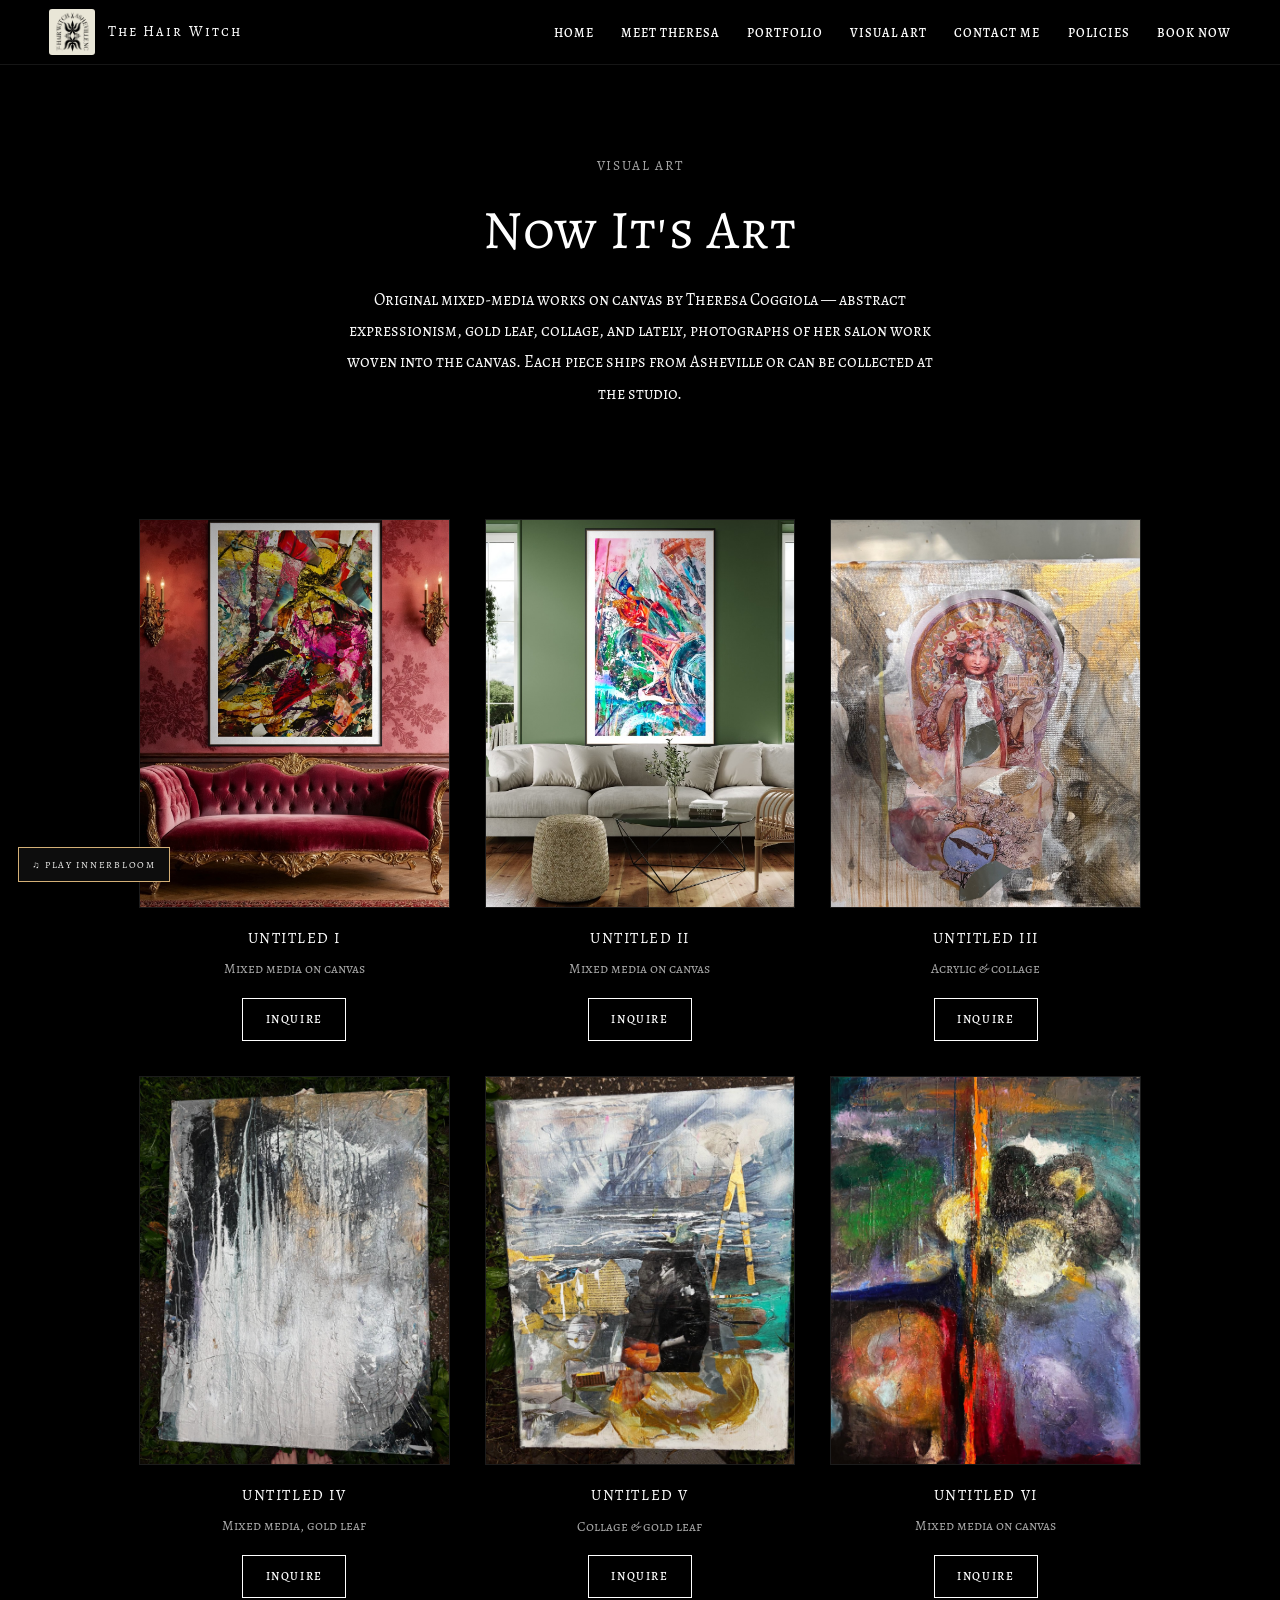
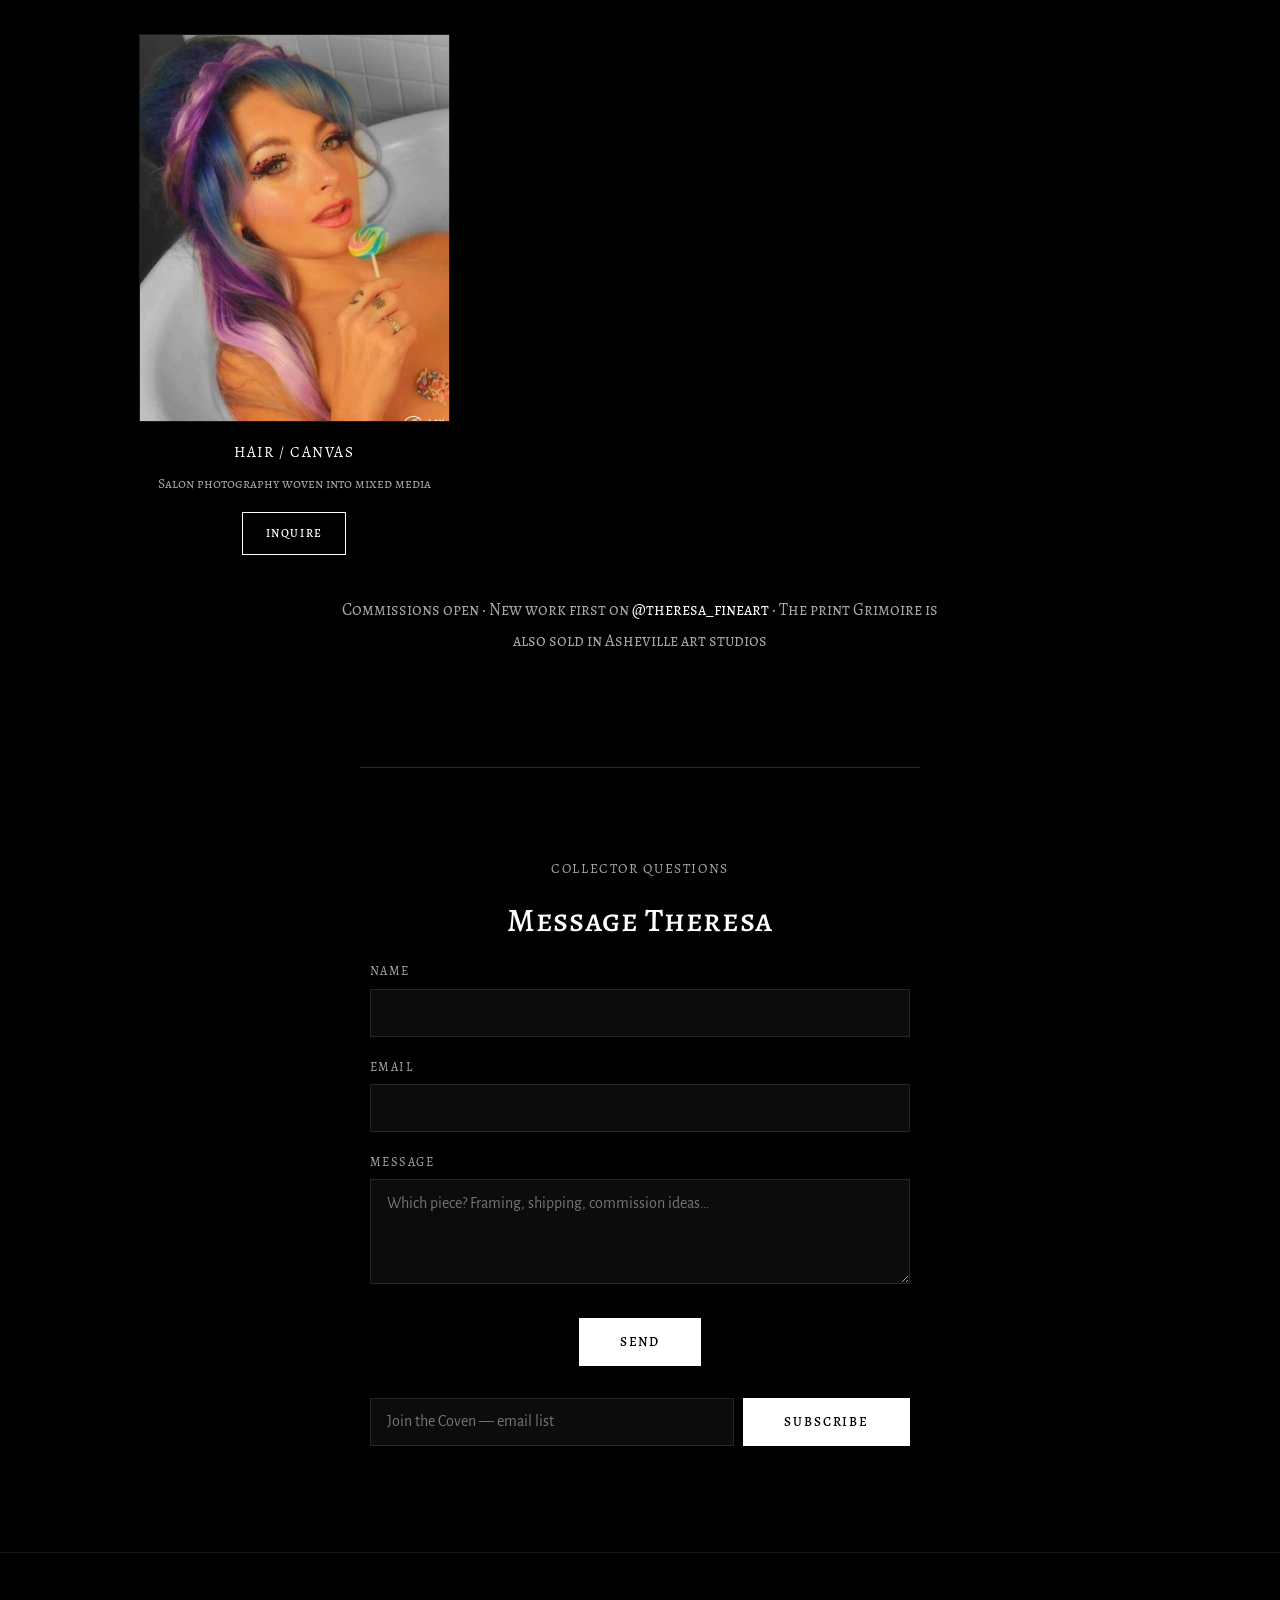
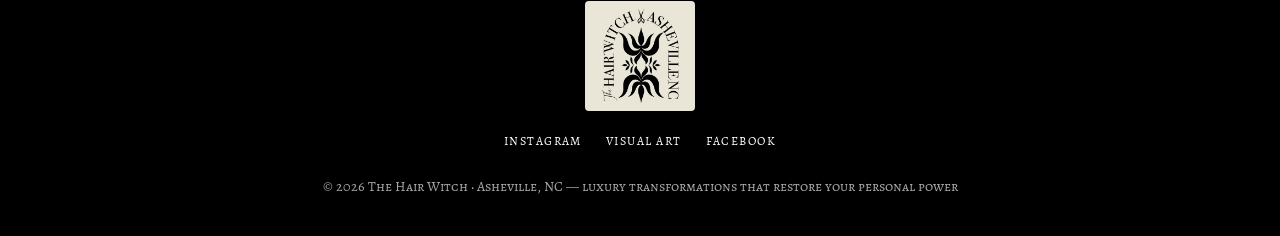
<file: art.html>
<!DOCTYPE html>
<html lang="en">
<head>
  <meta charset="UTF-8">
  <meta name="viewport" content="width=device-width, initial-scale=1.0">
  <title>Visual Art — Original Paintings by Theresa Coggiola | The Hair Witch</title>
  <meta name="description" content="Original mixed-media paintings by Asheville artist Theresa Coggiola — the painter behind The Hair Witch. Collect a piece or inquire directly.">
  <link href="https://fonts.googleapis.com/css2?family=Alegreya+SC:ital,wght@0,400;0,500;1,400&family=Alegreya+Sans:wght@300;400&display=swap" rel="stylesheet">
  <link rel="stylesheet" href="style.css">
</head>
<body>

<header class="site-header">
  <nav class="nav">
    <a class="badge" href="index.html"><img src="images/site123/s123-badge.jpg" alt="The Hair Witch Asheville badge logo"><span>The Hair Witch</span></a>
    <button class="nav-toggle" aria-expanded="false">Menu</button>
    <ul class="nav-links">
      <li><a href="index.html#home">Home</a></li>
      <li><a href="index.html#meet">Meet Theresa</a></li>
      <li><a href="index.html#portfolio">Portfolio</a></li>
      <li><a href="art.html">Visual Art</a></li>
      <li><a href="#contact">Contact Me</a></li>
      <li><a href="index.html#policies">Policies</a></li>
      <li><a data-square href="#" target="_blank" rel="noopener">Book Now</a></li>
    </ul>
  </nav>
</header>

<main>
  <section class="section">
    <div class="wrap">
      <span class="eyebrow">Visual Art</span>
      <h1>Now It's Art</h1>
      <p>Original mixed-media works on canvas by Theresa Coggiola — abstract expressionism, gold leaf, collage, and lately, photographs of her salon work woven into the canvas. Each piece ships from Asheville or can be collected at the studio.</p>
    </div>
  </section>

  <section class="section reveal" style="padding-top:0;">
    <div class="wrap" style="max-width:1050px;">
      <div class="shop">
        <figure>
          <img src="images/art-01.jpg" alt="Original abstract mixed-media painting I by Theresa Coggiola" loading="lazy">
          <div class="title">Untitled I</div>
          <div class="medium">Mixed media on canvas</div>
          <a class="btn" data-stripe="art01" href="#" target="_blank" rel="noopener">Purchase</a>
          <a class="btn btn-line" data-keep href="mailto:thehairwitch12@gmail.com?subject=Art%20inquiry%3A%20Untitled%20I">Inquire</a>
        </figure>
        <figure>
          <img src="images/art-02.jpg" alt="Original abstract mixed-media painting II by Theresa Coggiola" loading="lazy">
          <div class="title">Untitled II</div>
          <div class="medium">Mixed media on canvas</div>
          <a class="btn" data-stripe="art02" href="#" target="_blank" rel="noopener">Purchase</a>
          <a class="btn btn-line" data-keep href="mailto:thehairwitch12@gmail.com?subject=Art%20inquiry%3A%20Untitled%20II">Inquire</a>
        </figure>
        <figure>
          <img src="images/art-03.jpg" alt="Original acrylic and collage painting III by Theresa Coggiola" loading="lazy">
          <div class="title">Untitled III</div>
          <div class="medium">Acrylic &amp; collage</div>
          <a class="btn" data-stripe="art03" href="#" target="_blank" rel="noopener">Purchase</a>
          <a class="btn btn-line" data-keep href="mailto:thehairwitch12@gmail.com?subject=Art%20inquiry%3A%20Untitled%20III">Inquire</a>
        </figure>
        <figure>
          <img src="images/art-04.jpg" alt="Black bone and gold abstract painting IV by Theresa Coggiola" loading="lazy">
          <div class="title">Untitled IV</div>
          <div class="medium">Mixed media, gold leaf</div>
          <a class="btn" data-stripe="art04" href="#" target="_blank" rel="noopener">Purchase</a>
          <a class="btn btn-line" data-keep href="mailto:thehairwitch12@gmail.com?subject=Art%20inquiry%3A%20Untitled%20IV">Inquire</a>
        </figure>
        <figure>
          <img src="images/art-05.jpg" alt="Mixed-media collage painting V with gold leaf by Theresa Coggiola" loading="lazy">
          <div class="title">Untitled V</div>
          <div class="medium">Collage &amp; gold leaf</div>
          <a class="btn" data-stripe="art05" href="#" target="_blank" rel="noopener">Purchase</a>
          <a class="btn btn-line" data-keep href="mailto:thehairwitch12@gmail.com?subject=Art%20inquiry%3A%20Untitled%20V">Inquire</a>
        </figure>
        <figure>
          <img src="images/art-06.jpg" alt="Large abstract canvas VI by Theresa Coggiola" loading="lazy">
          <div class="title">Untitled VI</div>
          <div class="medium">Mixed media on canvas</div>
          <a class="btn" data-stripe="art06" href="#" target="_blank" rel="noopener">Purchase</a>
          <a class="btn btn-line" data-keep href="mailto:thehairwitch12@gmail.com?subject=Art%20inquiry%3A%20Untitled%20VI">Inquire</a>
        </figure>
        <figure>
          <img src="images/art-hair-fusion.jpg" alt="Hair-photography fusion artwork by Theresa Coggiola" loading="lazy">
          <div class="title">Hair / Canvas</div>
          <div class="medium">Salon photography woven into mixed media</div>
          <a class="btn" data-stripe="art07" href="#" target="_blank" rel="noopener">Purchase</a>
          <a class="btn btn-line" data-keep href="mailto:thehairwitch12@gmail.com?subject=Art%20inquiry%3A%20Hair%20%2F%20Canvas">Inquire</a>
        </figure>
      </div>
      <p style="margin-top:2.4rem;color:var(--dim);text-align:center;">Commissions open · New work first on <a href="https://www.instagram.com/theresa_fineart/" target="_blank" rel="noopener">@theresa_fineart</a> · The print Grimoire is also sold in Asheville art studios</p>
    </div>
  </section>

  <hr class="rule">

  <section class="section" id="contact">
    <div class="wrap">
      <span class="eyebrow">Collector Questions</span>
      <h2>Message Theresa</h2>
      <form data-contact>
        <label for="c-name">Name</label>
        <input id="c-name" type="text" name="name" required>
        <label for="c-email">Email</label>
        <input id="c-email" type="email" name="email" required>
        <label for="c-msg">Message</label>
        <textarea id="c-msg" name="message" rows="4" required placeholder="Which piece? Framing, shipping, commission ideas…"></textarea>
        <input type="text" name="_gotcha" style="display:none" tabindex="-1" autocomplete="off">
        <div style="text-align:center;"><button class="btn" type="submit">Send</button></div>
        <p class="form-note"></p>
      </form>
      <form data-newsletter class="inline-form" style="margin-top:2rem;">
        <input type="email" name="email" placeholder="Join the Coven — email list" required aria-label="Email address">
        <button class="btn" type="submit">Subscribe</button>
      </form>
      <p class="form-note"></p>
    </div>
  </section>
</main>

<footer>
  <img class="badge-lg" src="images/site123/s123-badge.jpg" alt="The Hair Witch Asheville badge logo">
  <nav>
    <a href="https://www.instagram.com/thehairwitch_avl/" target="_blank" rel="noopener">Instagram</a>
    <a href="https://www.instagram.com/theresa_fineart/" target="_blank" rel="noopener">Visual Art</a>
    <a href="https://www.facebook.com/thehairwitchAVL" target="_blank" rel="noopener">Facebook</a>
  </nav>
  <span>© <span id="year">2026</span> The Hair Witch · Asheville, NC — luxury transformations that restore your personal power</span>
</footer>

<script src="js/config.js"></script>
<script src="js/shared.js"></script>
</body>
</html>
</file>
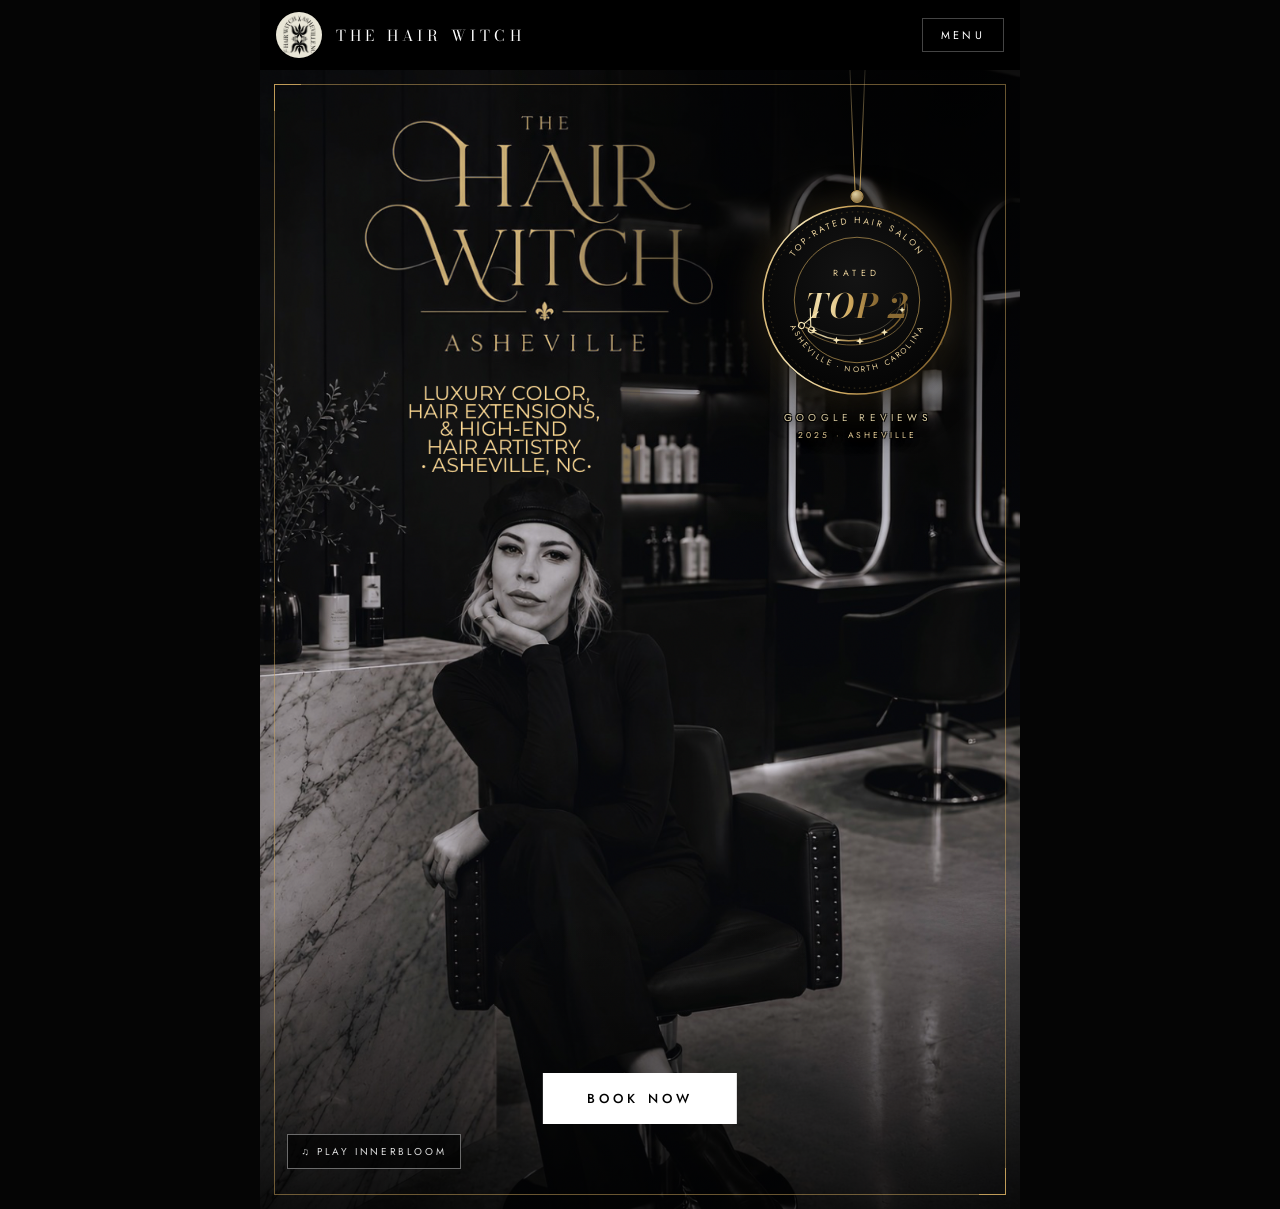
<file: award-concept.html>
<!DOCTYPE html>
<html lang="en">
<head>
<meta charset="UTF-8">
<meta name="viewport" content="width=device-width, initial-scale=1.0">
<title>The Hair Witch — № 2 Award Concept</title>
<meta name="robots" content="noindex">
<link href="https://fonts.googleapis.com/css2?family=Bodoni+Moda:ital,opsz,wght@0,6..96,400;0,6..96,600;1,6..96,400;1,6..96,600&family=Jost:wght@300;400;500&display=swap" rel="stylesheet">
<style>
  :root {
    --gold: #cfa85e;
    --gold-hi: #f6e7b8;
    --gold-lo: #8a6a33;
    --black: #000;
  }
  * { box-sizing: border-box; }
  html, body { margin: 0; background: #050505; }
  body { font-family: "Jost", sans-serif; color: #fff; }

  .stage { max-width: 760px; margin: 0 auto; background: var(--black); }

  /* ---- header bar (as the mock) ---- */
  .bar { display: flex; align-items: center; gap: 14px; padding: 12px 16px; background: #000; }
  .bar img { width: 46px; height: 46px; border-radius: 50%; object-fit: cover; }
  .bar .name { font-family: "Bodoni Moda", serif; letter-spacing: .28em; font-size: 15px; text-transform: uppercase; }
  .bar .menu { margin-left: auto; border: 1px solid #444; padding: 8px 18px; font-size: 11px; letter-spacing: .3em; }

  /* ---- hero canvas ---- */
  .canvas { position: relative; overflow: hidden; }
  .canvas > .photo { display: block; width: 100%; height: auto; }

  /* couture hairline frame */
  .frame { position: absolute; inset: 14px; border: 1px solid rgba(207,168,94,.5); pointer-events: none; }
  .frame::before, .frame::after {
    content: ""; position: absolute; width: 26px; height: 26px; border: 1px solid rgba(207,168,94,.85);
  }
  .frame::before { top: -1px; left: -1px; border-right: 0; border-bottom: 0; }
  .frame::after  { bottom: -1px; right: -1px; border-left: 0; border-top: 0; }

  /* soft scrims so the gold reads against the set */
  .scrim-tr { position: absolute; top: 0; right: 0; width: 68%; height: 64%;
    background: radial-gradient(120% 100% at 88% 0%, rgba(0,0,0,.85) 0%, rgba(0,0,0,.45) 48%, transparent 74%);
    pointer-events: none; }
  .scrim-b { position: absolute; left: 0; right: 0; bottom: 0; height: 26%;
    background: linear-gradient(to top, rgba(0,0,0,.72), transparent); pointer-events: none; }

  /* =====  THE HANGING MEDALLION  ===== */
  .hang {
    position: absolute; top: 0; right: 8.5%;
    width: clamp(132px, 30%, 196px);
    transform-origin: 50% 0;
    animation: sway 7s ease-in-out infinite alternate;
    z-index: 4;
  }
  @keyframes sway { from { transform: rotate(1.5deg); } to { transform: rotate(-1.5deg); } }

  .thread { position: relative; height: clamp(70px, 15vw, 120px); }
  .thread::before, .thread::after {
    content: ""; position: absolute; top: 0; bottom: 0; width: 1px;
    background: linear-gradient(to bottom, rgba(246,231,184,.15), var(--gold));
  }
  .thread::before { left: calc(50% - 5px); transform: skewX(2.4deg); }
  .thread::after  { left: calc(50% + 5px); transform: skewX(-2.4deg); }

  .knot { position: relative; height: 12px; }
  .knot::before { content: ""; position: absolute; left: 50%; top: 0; transform: translateX(-50%);
    width: 11px; height: 11px; border: 1px solid var(--gold); border-radius: 50%;
    background: radial-gradient(circle at 35% 30%, var(--gold-hi), var(--gold-lo)); }

  /* the seal itself — flips on hover / tap */
  .seal { position: relative; width: 100%; aspect-ratio: 1; perspective: 900px; cursor: pointer; }
  .seal-inner { position: absolute; inset: 0; transform-style: preserve-3d; transition: transform .9s cubic-bezier(.2,.7,.2,1); }
  .seal:hover .seal-inner, .seal.flipped .seal-inner { transform: rotateY(180deg); }
  .face { position: absolute; inset: 0; backface-visibility: hidden; -webkit-backface-visibility: hidden; }
  .face.back { transform: rotateY(180deg); }
  .face svg { width: 100%; height: 100%; display: block; overflow: visible;
    filter: drop-shadow(0 10px 22px rgba(0,0,0,.65)) drop-shadow(0 0 14px rgba(207,168,94,.22)); }

  .hang .plate { text-align: center; margin-top: 12px;
    text-shadow: -1px -1px 0 #000, 1px -1px 0 #000, -1px 1px 0 #000, 1px 1px 0 #000,
                 0 2px 6px rgba(0,0,0,.95), 0 0 18px rgba(0,0,0,.9); }
  .hang .plate .l1 { font-size: 10px; letter-spacing: .42em; color: var(--gold-hi); }
  .hang .plate .l2 { font-size: 8.5px; letter-spacing: .34em; color: #e7cf9a; margin-top: 4px; }

  /* ---- book now (as the mock) ---- */
  .cta { position: absolute; left: 50%; bottom: 7.5%; transform: translateX(-50%); z-index: 3;
    background: #fff; color: #000; padding: 16px 44px; font-size: 13px; letter-spacing: .32em;
    text-decoration: none; text-transform: uppercase; font-weight: 500; }
  .cta:hover { background: var(--gold-hi); }

  /* ---- innerbloom chip (as the mock) ---- */
  .chip { position: absolute; left: 3.5%; bottom: 3.5%; z-index: 3;
    border: 1px solid #6b6b6b; background: rgba(0,0,0,.72); color: #ddd;
    font-size: 10px; letter-spacing: .26em; padding: 9px 14px; }

  @media (prefers-reduced-motion: reduce) {
    .hang { animation: none; }
    .seal-inner { transition: none; }
  }
</style>
</head>
<body>

<div class="stage">
  <div class="bar">
    <img src="images/site123/s123-badge.jpg" alt="The Hair Witch badge">
    <span class="name">The Hair Witch</span>
    <span class="menu">MENU</span>
  </div>

  <div class="canvas">
    <img class="photo" src="images/site123/s123-hero-main-gold.png" alt="The Hair Witch — Asheville. Luxury color, hair extensions and high-end hair artistry.">
    <div class="scrim-tr"></div>
    <div class="scrim-b"></div>
    <div class="frame"></div>

    <!-- The award, hung in the studio on a gold thread -->
    <div class="hang" id="hang">
      <div class="thread"></div>
      <div class="knot"></div>
      <div class="seal" id="seal" role="button" tabindex="0"
           aria-label="Rated Top 2 hair salon, Asheville — Google Reviews 2025. Activate to see rating details.">
        <div class="seal-inner">

          <!-- FRONT -->
          <div class="face front">
            <svg viewBox="0 0 200 200" xmlns="http://www.w3.org/2000/svg" aria-hidden="true">
              <defs>
                <linearGradient id="foil" x1="0" y1="0" x2="1" y2="0">
                  <stop offset="0"   stop-color="#8a6a33"/>
                  <stop offset=".25" stop-color="#cfa85e"/>
                  <stop offset=".5"  stop-color="#f6e7b8"/>
                  <stop offset=".75" stop-color="#cfa85e"/>
                  <stop offset="1"   stop-color="#8a6a33"/>
                  <animateTransform attributeName="gradientTransform" type="translate"
                    values="-1 0; 1 0; -1 0" dur="8s" repeatCount="indefinite"/>
                </linearGradient>
                <radialGradient id="sheen" cx=".5" cy=".38" r=".75">
                  <stop offset="0" stop-color="#141414"/>
                  <stop offset=".8" stop-color="#050505"/>
                  <stop offset="1" stop-color="#000"/>
                </radialGradient>
                <path id="arcT" d="M 22 100 A 78 78 0 0 1 178 100" fill="none"/>
                <path id="arcB" d="M 27 100 A 73 73 0 0 0 173 100" fill="none"/>
              </defs>

              <circle cx="100" cy="100" r="97" fill="url(#sheen)"/>
              <circle cx="100" cy="100" r="96" fill="none" stroke="url(#foil)" stroke-width="1.6"/>
              <circle cx="100" cy="100" r="90" fill="none" stroke="#cfa85e" stroke-width=".5" opacity=".55" stroke-dasharray="1.5 4"/>
              <circle cx="100" cy="100" r="64" fill="none" stroke="#cfa85e" stroke-width=".8" opacity=".8"/>

              <text fill="#e7cf9a" font-family="Jost, sans-serif" font-size="9" letter-spacing="2.6">
                <textPath href="#arcT" startOffset="50%" text-anchor="middle">TOP-RATED HAIR SALON</textPath>
              </text>
              <text fill="#e7cf9a" font-family="Jost, sans-serif" font-size="8" letter-spacing="2.4">
                <textPath href="#arcB" startOffset="50%" text-anchor="middle">ASHEVILLE · NORTH CAROLINA</textPath>
              </text>

              <!-- golden strands of hair flowing behind the numeral -->
              <g fill="none" stroke-linecap="round" opacity=".85">
                <path d="M 48 128 C 66 140, 88 146, 116 138 C 142 130, 152 112, 148 96"
                      stroke="url(#foil)" stroke-width="1.6"/>
                <path d="M 52 134 C 72 146, 96 150, 122 141 C 144 133, 154 118, 151 104"
                      stroke="#cfa85e" stroke-width="1" opacity=".6"/>
                <path d="M 46 122 C 62 133, 84 140, 110 134 C 134 128, 146 112, 144 98"
                      stroke="#f6e7b8" stroke-width=".6" opacity=".5"/>
              </g>

              <text x="100" y="76" fill="#e7cf9a" font-family="Jost, sans-serif" font-size="9" letter-spacing="4.6" text-anchor="middle">RATED</text>
              <text x="100" y="118" fill="url(#foil)" font-family="'Bodoni Moda', serif" font-style="italic" font-weight="600" font-size="34" letter-spacing="2" text-anchor="middle">TOP 2</text>
              <g stroke="#f6e7b8" stroke-width="1.1" fill="none" transform="translate(52,120) rotate(24)">
                <circle cx="-5.5" cy="9" r="3"/><circle cx="5.5" cy="9" r="3"/>
                <path d="M -3.8 6.4 L 4.6 -11"/><path d="M 3.8 6.4 L -4.6 -11"/>
                <circle cx="0" cy="0" r="1" fill="#f6e7b8" stroke="none"/>
              </g>
              <!-- her five stars, strung along the strand like jewels on hair -->
              <g fill="#f6e7b8">
                <path d="M0 -3.2 L.9 -.9 L3.2 0 L.9 .9 L0 3.2 L-.9 .9 L-3.2 0 L-.9 -.9 Z" transform="translate(56,131)"/>
                <path d="M0 -3.6 L1 -1 L3.6 0 L1 1 L0 3.6 L-1 1 L-3.6 0 L-1 -1 Z" transform="translate(79,141)"/>
                <path d="M0 -4 L1.1 -1.1 L4 0 L1.1 1.1 L0 4 L-1.1 1.1 L-4 0 L-1.1 -1.1 Z" transform="translate(103,142)"/>
                <path d="M0 -3.6 L1 -1 L3.6 0 L1 1 L0 3.6 L-1 1 L-3.6 0 L-1 -1 Z" transform="translate(128,133)"/>
                <path d="M0 -3.2 L.9 -.9 L3.2 0 L.9 .9 L0 3.2 L-.9 .9 L-3.2 0 L-.9 -.9 Z" transform="translate(146,110)"/>
              </g>
            </svg>
          </div>

          <!-- BACK -->
          <div class="face back">
            <svg viewBox="0 0 200 200" xmlns="http://www.w3.org/2000/svg" aria-hidden="true">
              <circle cx="100" cy="100" r="97" fill="#0a0a0a"/>
              <circle cx="100" cy="100" r="96" fill="none" stroke="#cfa85e" stroke-width="1.4"/>
              <circle cx="100" cy="100" r="88" fill="none" stroke="#cfa85e" stroke-width=".5" opacity=".5"/>
              <text x="100" y="84" fill="url(#foil)" font-family="'Bodoni Moda', serif" font-weight="700" font-size="38" letter-spacing="1" text-anchor="middle">4.9</text>
              <text x="100" y="104" fill="#cfa85e" font-family="Jost, sans-serif" font-size="9" letter-spacing="3.2" text-anchor="middle">★ ★ ★ ★ ★</text>
              <text x="100" y="126" fill="#e7cf9a" font-family="Jost, sans-serif" font-size="8.5" letter-spacing="2.8" text-anchor="middle">GOOGLE REVIEWS</text>
              <text x="100" y="142" fill="#cfa85e" font-family="Jost, sans-serif" font-size="8" letter-spacing="3.4" text-anchor="middle">MMXXV</text>
            </svg>
          </div>

        </div>
      </div>
      <div class="plate">
        <div class="l1">GOOGLE REVIEWS</div>
        <div class="l2">2025 · ASHEVILLE</div>
      </div>
    </div>

    <a class="cta" href="https://book.squareup.com/appointments/wnldzv2a05sx0o/location/LCA4TGQ6Z7CYZ" target="_blank" rel="noopener">Book Now</a>
    <span class="chip">♫ PLAY INNERBLOOM</span>
  </div>
</div>

<script>
  /* tap-to-flip for touch screens; hover handles desktop */
  var seal = document.getElementById("seal");
  function flip() { seal.classList.toggle("flipped"); }
  seal.addEventListener("click", flip);
  seal.addEventListener("keydown", function (e) { if (e.key === "Enter" || e.key === " ") { e.preventDefault(); flip(); } });
</script>
</body>
</html>
</file>
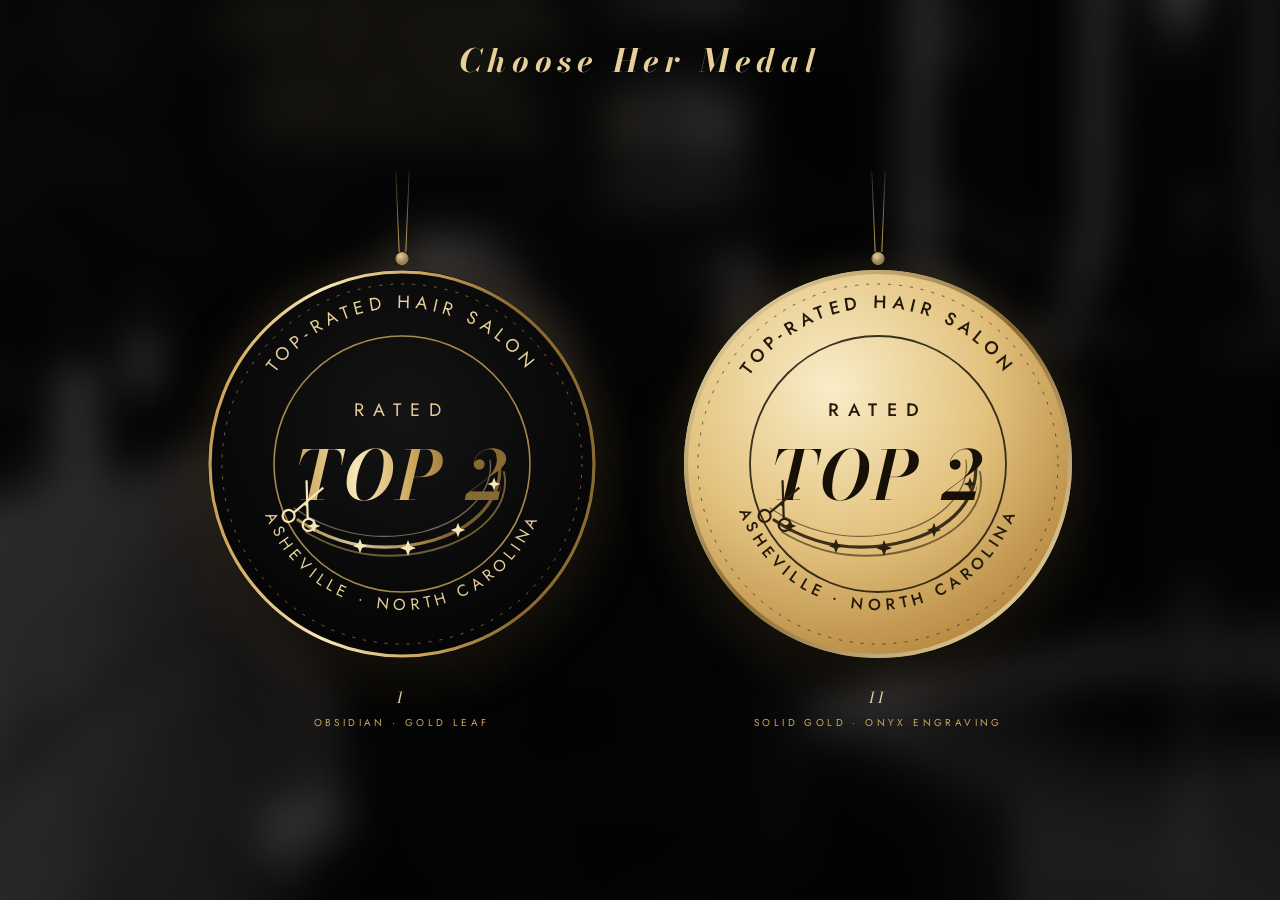
<file: award-variants.html>
<!DOCTYPE html>
<html lang="en">
<head>
<meta charset="UTF-8">
<meta name="viewport" content="width=device-width, initial-scale=1.0">
<title>The Hair Witch — Medal Variants</title>
<meta name="robots" content="noindex">
<link href="https://fonts.googleapis.com/css2?family=Bodoni+Moda:ital,opsz,wght@0,6..96,700;1,6..96,600&family=Jost:wght@300;400;500&display=swap" rel="stylesheet">
<style>
  * { box-sizing: border-box; }
  html, body { margin: 0; background: #000; }
  body { font-family: "Jost", sans-serif; color: #e7d9b8; }
  .wall { position: fixed; inset: 0; }
  .wall img { width: 100%; height: 100%; object-fit: cover; filter: blur(18px) brightness(.32); transform: scale(1.1); }
  .room { position: relative; min-height: 100vh; display: flex; flex-wrap: wrap;
    align-items: center; justify-content: center; gap: 6vw; padding: 8vh 4vw; }
  h1 { position: absolute; top: 4vh; left: 50%; transform: translateX(-50%); margin: 0;
    font-family: "Bodoni Moda", serif; font-weight: 700; font-style: italic; color: #e7cf9a;
    font-size: clamp(1.2rem, 3vw, 2rem); letter-spacing: .18em; white-space: nowrap; }
  .hang { width: clamp(240px, 34vw, 400px); text-align: center;
    transform-origin: 50% 0; animation: sway 7s ease-in-out infinite alternate; }
  .hang:nth-child(3) { animation-delay: -3.5s; }
  @keyframes sway { from { transform: rotate(1.2deg); } to { transform: rotate(-1.2deg); } }
  .thread { position: relative; height: 9vh; }
  .thread::before, .thread::after { content: ""; position: absolute; top: 0; bottom: 0; width: 1px;
    background: linear-gradient(to bottom, rgba(246,231,184,.12), #cfa85e); }
  .thread::before { left: calc(50% - 5px); transform: skewX(2.4deg); }
  .thread::after  { left: calc(50% + 5px); transform: skewX(-2.4deg); }
  .knot { position: relative; height: 12px; }
  .knot::before { content: ""; position: absolute; left: 50%; top: 0; transform: translateX(-50%);
    width: 11px; height: 11px; border: 1px solid #cfa85e; border-radius: 50%;
    background: radial-gradient(circle at 35% 30%, #f6e7b8, #8a6a33); }
  svg { width: 100%; height: auto; display: block; overflow: visible;
    filter: drop-shadow(0 12px 26px rgba(0,0,0,.7)) drop-shadow(0 0 16px rgba(207,168,94,.22)); }
  .label { margin-top: 22px; }
  .label .n { font-family: "Bodoni Moda", serif; font-style: italic; font-size: 15px; letter-spacing: .3em; color: #f6e7b8; }
  .label .d { font-size: 10px; letter-spacing: .34em; color: #cfa85e; margin-top: 6px; text-transform: uppercase; }
  @media (prefers-reduced-motion: reduce) { .hang { animation: none; } }
</style>
</head>
<body>
<div class="wall"><img src="images/site123/s123-hero-main-gold.png" alt="" aria-hidden="true"></div>
<div class="room">
  <h1>Choose Her Medal</h1>

  <!-- VARIANT I — Obsidian & Gold (current) -->
  <div class="hang">
    <div class="thread"></div><div class="knot"></div>
    <svg viewBox="0 0 200 200" xmlns="http://www.w3.org/2000/svg" role="img" aria-label="Variant one: black medal with gold engraving">
      <defs>
        <linearGradient id="foil" x1="0" y1="0" x2="1" y2="0">
          <stop offset="0" stop-color="#8a6a33"/><stop offset=".25" stop-color="#cfa85e"/>
          <stop offset=".5" stop-color="#f6e7b8"/><stop offset=".75" stop-color="#cfa85e"/>
          <stop offset="1" stop-color="#8a6a33"/>
          <animateTransform attributeName="gradientTransform" type="translate" values="-1 0; 1 0; -1 0" dur="8s" repeatCount="indefinite"/>
        </linearGradient>
        <radialGradient id="sheen" cx=".5" cy=".38" r=".75">
          <stop offset="0" stop-color="#141414"/><stop offset=".8" stop-color="#050505"/><stop offset="1" stop-color="#000"/>
        </radialGradient>
        <path id="arcT" d="M 22 100 A 78 78 0 0 1 178 100" fill="none"/>
        <path id="arcB" d="M 27 100 A 73 73 0 0 0 173 100" fill="none"/>
      </defs>
      <circle cx="100" cy="100" r="97" fill="url(#sheen)"/>
      <circle cx="100" cy="100" r="96" fill="none" stroke="url(#foil)" stroke-width="1.6"/>
      <circle cx="100" cy="100" r="90" fill="none" stroke="#cfa85e" stroke-width=".5" opacity=".55" stroke-dasharray="1.5 4"/>
      <circle cx="100" cy="100" r="64" fill="none" stroke="#cfa85e" stroke-width=".8" opacity=".8"/>
      <text fill="#e7cf9a" font-family="Jost, sans-serif" font-size="9" letter-spacing="2.6"><textPath href="#arcT" startOffset="50%" text-anchor="middle">TOP-RATED HAIR SALON</textPath></text>
      <text fill="#e7cf9a" font-family="Jost, sans-serif" font-size="8" letter-spacing="2.4"><textPath href="#arcB" startOffset="50%" text-anchor="middle">ASHEVILLE · NORTH CAROLINA</textPath></text>
      <g fill="none" stroke-linecap="round" opacity=".85">
        <path d="M 48 128 C 66 140, 88 146, 116 138 C 142 130, 152 112, 148 96" stroke="url(#foil)" stroke-width="1.6"/>
        <path d="M 52 134 C 72 146, 96 150, 122 141 C 144 133, 154 118, 151 104" stroke="#cfa85e" stroke-width="1" opacity=".6"/>
        <path d="M 46 122 C 62 133, 84 140, 110 134 C 134 128, 146 112, 144 98" stroke="#f6e7b8" stroke-width=".6" opacity=".5"/>
      </g>
      <text x="100" y="76" fill="#e7cf9a" font-family="Jost, sans-serif" font-size="9" letter-spacing="4.6" text-anchor="middle">RATED</text>
      <text x="100" y="118" fill="url(#foil)" font-family="'Bodoni Moda', serif" font-style="italic" font-weight="600" font-size="34" letter-spacing="2" text-anchor="middle">TOP 2</text>
      <g stroke="#f6e7b8" stroke-width="1.1" fill="none" transform="translate(52,120) rotate(24)">
        <circle cx="-5.5" cy="9" r="3"/><circle cx="5.5" cy="9" r="3"/>
        <path d="M -3.8 6.4 L 4.6 -11"/><path d="M 3.8 6.4 L -4.6 -11"/>
        <circle cx="0" cy="0" r="1" fill="#f6e7b8" stroke="none"/>
      </g>
      <g fill="#f6e7b8">
        <path d="M0 -3.2 L.9 -.9 L3.2 0 L.9 .9 L0 3.2 L-.9 .9 L-3.2 0 L-.9 -.9 Z" transform="translate(56,131)"/>
        <path d="M0 -3.6 L1 -1 L3.6 0 L1 1 L0 3.6 L-1 1 L-3.6 0 L-1 -1 Z" transform="translate(79,141)"/>
        <path d="M0 -4 L1.1 -1.1 L4 0 L1.1 1.1 L0 4 L-1.1 1.1 L-4 0 L-1.1 -1.1 Z" transform="translate(103,142)"/>
        <path d="M0 -3.6 L1 -1 L3.6 0 L1 1 L0 3.6 L-1 1 L-3.6 0 L-1 -1 Z" transform="translate(128,133)"/>
        <path d="M0 -3.2 L.9 -.9 L3.2 0 L.9 .9 L0 3.2 L-.9 .9 L-3.2 0 L-.9 -.9 Z" transform="translate(146,110)"/>
      </g>
    </svg>
    <div class="label"><div class="n">I</div><div class="d">Obsidian · Gold Leaf</div></div>
  </div>

  <!-- VARIANT II — Solid Gold, Onyx Engraving -->
  <div class="hang">
    <div class="thread"></div><div class="knot"></div>
    <svg viewBox="0 0 200 200" xmlns="http://www.w3.org/2000/svg" role="img" aria-label="Variant two: solid gold medal with black engraving">
      <defs>
        <radialGradient id="goldDisc" cx=".38" cy=".3" r=".9">
          <stop offset="0" stop-color="#f9edc8"/><stop offset=".45" stop-color="#e3c27e"/>
          <stop offset=".8" stop-color="#b98c43"/><stop offset="1" stop-color="#8a6a33"/>
        </radialGradient>
        <linearGradient id="rim" x1="0" y1="0" x2="1" y2="1">
          <stop offset="0" stop-color="#f6e7b8"/><stop offset=".5" stop-color="#8a6a33"/><stop offset="1" stop-color="#f6e7b8"/>
        </linearGradient>
      </defs>
      <circle cx="100" cy="100" r="97" fill="url(#goldDisc)"/>
      <circle cx="100" cy="100" r="96" fill="none" stroke="url(#rim)" stroke-width="2"/>
      <circle cx="100" cy="100" r="90" fill="none" stroke="#1a1408" stroke-width=".5" opacity=".6" stroke-dasharray="1.5 4"/>
      <circle cx="100" cy="100" r="64" fill="none" stroke="#1a1408" stroke-width=".9" opacity=".85"/>
      <text fill="#231a09" font-family="Jost, sans-serif" font-size="9" letter-spacing="2.6" font-weight="500"><textPath href="#arcT" startOffset="50%" text-anchor="middle">TOP-RATED HAIR SALON</textPath></text>
      <text fill="#231a09" font-family="Jost, sans-serif" font-size="8" letter-spacing="2.4" font-weight="500"><textPath href="#arcB" startOffset="50%" text-anchor="middle">ASHEVILLE · NORTH CAROLINA</textPath></text>
      <g fill="none" stroke-linecap="round" opacity=".9">
        <path d="M 48 128 C 66 140, 88 146, 116 138 C 142 130, 152 112, 148 96" stroke="#2b2010" stroke-width="1.6"/>
        <path d="M 52 134 C 72 146, 96 150, 122 141 C 144 133, 154 118, 151 104" stroke="#3a2c12" stroke-width="1" opacity=".7"/>
        <path d="M 46 122 C 62 133, 84 140, 110 134 C 134 128, 146 112, 144 98" stroke="#1a1408" stroke-width=".6" opacity=".6"/>
      </g>
      <text x="100" y="76" fill="#231a09" font-family="Jost, sans-serif" font-size="9" letter-spacing="4.6" font-weight="500" text-anchor="middle">RATED</text>
      <text x="100" y="118" fill="#171006" font-family="'Bodoni Moda', serif" font-style="italic" font-weight="600" font-size="34" letter-spacing="2" text-anchor="middle">TOP 2</text>
      <g stroke="#2b2010" stroke-width="1.1" fill="none" transform="translate(52,120) rotate(24)">
        <circle cx="-5.5" cy="9" r="3"/><circle cx="5.5" cy="9" r="3"/>
        <path d="M -3.8 6.4 L 4.6 -11"/><path d="M 3.8 6.4 L -4.6 -11"/>
        <circle cx="0" cy="0" r="1" fill="#2b2010" stroke="none"/>
      </g>
      <g fill="#2b2010">
        <path d="M0 -3.2 L.9 -.9 L3.2 0 L.9 .9 L0 3.2 L-.9 .9 L-3.2 0 L-.9 -.9 Z" transform="translate(56,131)"/>
        <path d="M0 -3.6 L1 -1 L3.6 0 L1 1 L0 3.6 L-1 1 L-3.6 0 L-1 -1 Z" transform="translate(79,141)"/>
        <path d="M0 -4 L1.1 -1.1 L4 0 L1.1 1.1 L0 4 L-1.1 1.1 L-4 0 L-1.1 -1.1 Z" transform="translate(103,142)"/>
        <path d="M0 -3.6 L1 -1 L3.6 0 L1 1 L0 3.6 L-1 1 L-3.6 0 L-1 -1 Z" transform="translate(128,133)"/>
        <path d="M0 -3.2 L.9 -.9 L3.2 0 L.9 .9 L0 3.2 L-.9 .9 L-3.2 0 L-.9 -.9 Z" transform="translate(146,110)"/>
      </g>
    </svg>
    <div class="label"><div class="n">II</div><div class="d">Solid Gold · Onyx Engraving</div></div>
  </div>
</div>
</body>
</html>
</file>
<file: style.css>
/* ============================================================
   OPTION C — "THE REPLICA"
   Faithful recreation of hairwitchery.site123.me, built from
   the live site itself: Alegreya SC (her actual font), pure
   black, white text, her badge logo, her hero graphic, her
   centered stacked sections with thin dividers.
   ============================================================ */

:root {
  --black: #000000;
  --near: #0c0c0c;
  --white: #ffffff;
  --soft: #fafafa;
  --dim: #a8a8a8;
  --line: #2a2a2a;
  --gold: #c8a55e; /* used sparingly — buttons/accents echo her gold logo */
  --font-main: "Alegreya SC", Georgia, serif;   /* her site's actual font */
  --font-body: "Alegreya Sans", "Jost", sans-serif;
}

* { box-sizing: border-box; }
body {
  margin: 0; background: var(--black); color: var(--soft);
  font-family: var(--font-main); font-weight: 400;
  font-size: 1.03rem; line-height: 1.9;
  -webkit-font-smoothing: antialiased;
}
img { max-width: 100%; display: block; }
a { color: var(--white); text-decoration: none; transition: color .25s; }
a:hover { color: var(--gold); }

h1, h2, h3 {
  font-family: var(--font-main); font-weight: 500; color: var(--white);
  line-height: 1.35; margin: 0 0 1rem; letter-spacing: 0.02em;
}
h1 { font-size: clamp(2rem, 5.2vw, 3.4rem); font-weight: 400; }
h2 { font-size: clamp(1.5rem, 3.4vw, 2.05rem); }
h3 { font-size: 1.1rem; }
.italic { font-style: italic; }

.wrap { max-width: 860px; margin: 0 auto; padding: 0 1.5rem; }

.rule { border: 0; height: 1px; background: var(--line); margin: 0 auto; width: min(560px, 70%); }

/* nav — her badge logo left, serif menu right */
.site-header { position: sticky; top: 0; z-index: 40; background: rgba(0,0,0,0.93); backdrop-filter: blur(8px); border-bottom: 1px solid #161616; }
.nav { display: flex; align-items: center; justify-content: space-between; max-width: 1220px; margin: 0 auto; padding: 0.55rem 1.2rem; }
.badge { display: flex; align-items: center; gap: 0.8rem; }
.badge img { width: 46px; height: 46px; border-radius: 3px; }
.badge span { font-family: var(--font-main); font-size: 0.92rem; letter-spacing: 0.14em; color: var(--white); }
.nav-links { display: flex; gap: 1.7rem; list-style: none; margin: 0; padding: 0; align-items: center; }
.nav-links a { font-family: var(--font-main); font-size: 0.78rem; letter-spacing: 0.08em; text-transform: uppercase; color: var(--white); font-weight: 500; }
.nav-links a:hover { color: var(--gold); }
.nav-toggle { display: none; background: none; border: 1px solid #333; color: var(--white); font-family: var(--font-main); font-size: 0.72rem; letter-spacing: 0.14em; text-transform: uppercase; padding: 0.4rem 0.85rem; cursor: pointer; }
@media (max-width: 980px) {
  .nav-toggle { display: block; }
  .nav-links { position: absolute; top: 100%; left: 0; right: 0; background: var(--black); flex-direction: column; gap: 0; text-align: center; max-height: 0; overflow: hidden; transition: max-height .3s; border-bottom: 1px solid #161616; }
  .nav-links.open { max-height: 520px; }
  .nav-links a { display: block; padding: 1rem; }
}

/* HERO — full-bleed b&w slideshow like her site */
.hero { position: relative; height: min(92vh, 900px); overflow: hidden; background: var(--black); }
.hero .slide {
  position: absolute; inset: 0;
  background-size: cover; background-position: center 18%;
  opacity: 0; animation: heroFade 16s infinite;
}
.hero .slide.s1 { background-image: url("../../site/images/site123/s123-hero-main.png"); background-position: center top; animation-delay: 0s; }
.hero .slide.s2 { background-image: url("../../site/images/site123/s123-hero-duo.jpg"); animation-delay: 8s; }
@keyframes heroFade {
  0% { opacity: 0; } 6% { opacity: 1; } 50% { opacity: 1; } 58% { opacity: 0; } 100% { opacity: 0; }
}
@media (prefers-reduced-motion: reduce) {
  .hero .slide { animation: none; }
  .hero .slide.s1 { opacity: 1; }
}
.hero::after { content: ""; position: absolute; inset: auto 0 0 0; height: 30%; background: linear-gradient(transparent, #000); }
.hero-caption {
  position: absolute; inset: auto 0 8% 0; text-align: center; z-index: 2;
}
.hero-caption .btn { margin-top: 0; }
@media (max-width: 700px) { .hero { height: 76vh; } }

/* sections — centered stacks with dividers, like her site */
.section { padding: clamp(3.2rem, 7vw, 5.5rem) 0; text-align: center; }
.section p { max-width: 68ch; margin: 0 auto 1.35em; }
.left { text-align: left; }
.left p { margin-left: 0; }

.eyebrow { font-family: var(--font-main); font-size: 0.85rem; letter-spacing: 0.12em; text-transform: uppercase; color: var(--dim); display: block; margin-bottom: 1rem; }

/* her fullwidth-caps CTA block */
.big-cta { font-family: var(--font-main); font-weight: 400; text-transform: uppercase; letter-spacing: 0.55em; font-size: clamp(0.95rem, 2.4vw, 1.4rem); color: var(--white); line-height: 2.3; }

.btn {
  display: inline-block; margin-top: 1.5rem;
  font-family: var(--font-main); font-size: 0.82rem; font-weight: 500;
  letter-spacing: 0.14em; text-transform: uppercase;
  color: var(--black); background: var(--white);
  border: 1px solid var(--white); padding: 0.85rem 2.5rem;
  cursor: pointer; transition: all .3s;
}
.btn:hover { background: transparent; color: var(--white); }
.btn-gold { background: var(--gold); border-color: var(--gold); }
.btn-gold:hover { background: transparent; color: var(--gold); }
.btn-line { background: transparent; color: var(--white); }
.btn-line:hover { background: var(--white); color: var(--black); }

/* portfolio — her albums + grid */
.albums { display: grid; grid-template-columns: repeat(3, 1fr); gap: 0.9rem; margin-top: 2.4rem; }
.album { position: relative; overflow: hidden; }
.album img { width: 100%; aspect-ratio: 4/5; object-fit: cover; transition: transform .5s; }
.album:hover img { transform: scale(1.04); }
.album span {
  position: absolute; inset: auto 0 0 0; padding: 2.4rem 0.8rem 1rem;
  background: linear-gradient(transparent, rgba(0,0,0,0.92));
  font-family: var(--font-main); font-size: 0.85rem; letter-spacing: 0.1em;
  text-transform: uppercase; color: var(--white);
}
@media (max-width: 680px) { .albums { grid-template-columns: 1fr; } }

.grid { display: grid; grid-template-columns: repeat(3, 1fr); gap: 0.7rem; margin-top: 2rem; }
.grid img { width: 100%; aspect-ratio: 1/1; object-fit: cover; }
@media (max-width: 680px) { .grid { grid-template-columns: repeat(2, 1fr); } }

/* policies */
.policy { max-width: 700px; margin: 0 auto 2.2rem; text-align: left; border: 1px solid #1c1c1c; background: var(--near); padding: 1.8rem 1.7rem; }
.policy h3 { margin-bottom: 0.7rem; color: var(--gold); }
.policy p { margin: 0 0 0.9em; font-size: 0.98rem; color: var(--soft); }
.policy strong { color: var(--white); font-weight: 600; }

/* contact address stack */
.addr { font-family: var(--font-main); text-transform: uppercase; letter-spacing: 0.1em; line-height: 2.3; color: var(--soft); font-size: 1rem; }

/* forms */
form { max-width: 540px; margin: 0 auto; text-align: left; }
label { font-family: var(--font-main); font-size: 0.78rem; letter-spacing: 0.12em; text-transform: uppercase; color: var(--dim); display: block; margin: 1.1rem 0 0.35rem; }
input, textarea { width: 100%; background: var(--near); border: 1px solid #262626; color: var(--white); font-family: var(--font-body); font-size: 1rem; padding: 0.85rem 1rem; }
input:focus, textarea:focus { outline: none; border-color: var(--gold); }
.form-note { font-size: 0.85rem; color: var(--dim); margin-top: 0.8rem; text-align: center; }
.inline-form { display: flex; gap: 0.6rem; max-width: 540px; margin: 1.4rem auto 0; }
.inline-form input { flex: 1; }
.inline-form .btn { margin-top: 0; white-space: nowrap; }
@media (max-width: 560px) { .inline-form { flex-direction: column; } }

/* footer */
footer { border-top: 1px solid #161616; padding: 3rem 1.5rem 2.2rem; text-align: center; color: var(--dim); font-size: 0.88rem; }
footer img.badge-lg { width: 110px; margin: 0 auto 1.2rem; border-radius: 4px; }
footer nav { display: flex; gap: 1.5rem; justify-content: center; flex-wrap: wrap; margin: 0.8rem 0 1.3rem; }
footer nav a { font-family: var(--font-main); font-size: 0.76rem; letter-spacing: 0.12em; text-transform: uppercase; }

/* shop (art page) */
.shop { display: grid; grid-template-columns: repeat(auto-fill, minmax(260px, 1fr)); gap: 2.2rem; text-align: center; }
.shop figure { margin: 0; }
.shop img { width: 100%; aspect-ratio: 4/5; object-fit: cover; border: 1px solid #1c1c1c; }
.shop .title { font-family: var(--font-main); letter-spacing: 0.1em; text-transform: uppercase; font-size: 0.95rem; color: var(--white); margin-top: 1rem; }
.shop .medium { color: var(--dim); font-size: 0.85rem; margin: 0.25rem 0 0.7rem; }
.shop .btn { margin: 0.3rem 0.2rem 0; padding: 0.6rem 1.4rem; font-size: 0.72rem; }

.reveal { opacity: 0; transform: translateY(18px); transition: opacity .7s ease, transform .7s ease; }
.reveal.visible { opacity: 1; transform: none; }
@media (prefers-reduced-motion: reduce) { .reveal { opacity: 1; transform: none; } }
</file>
